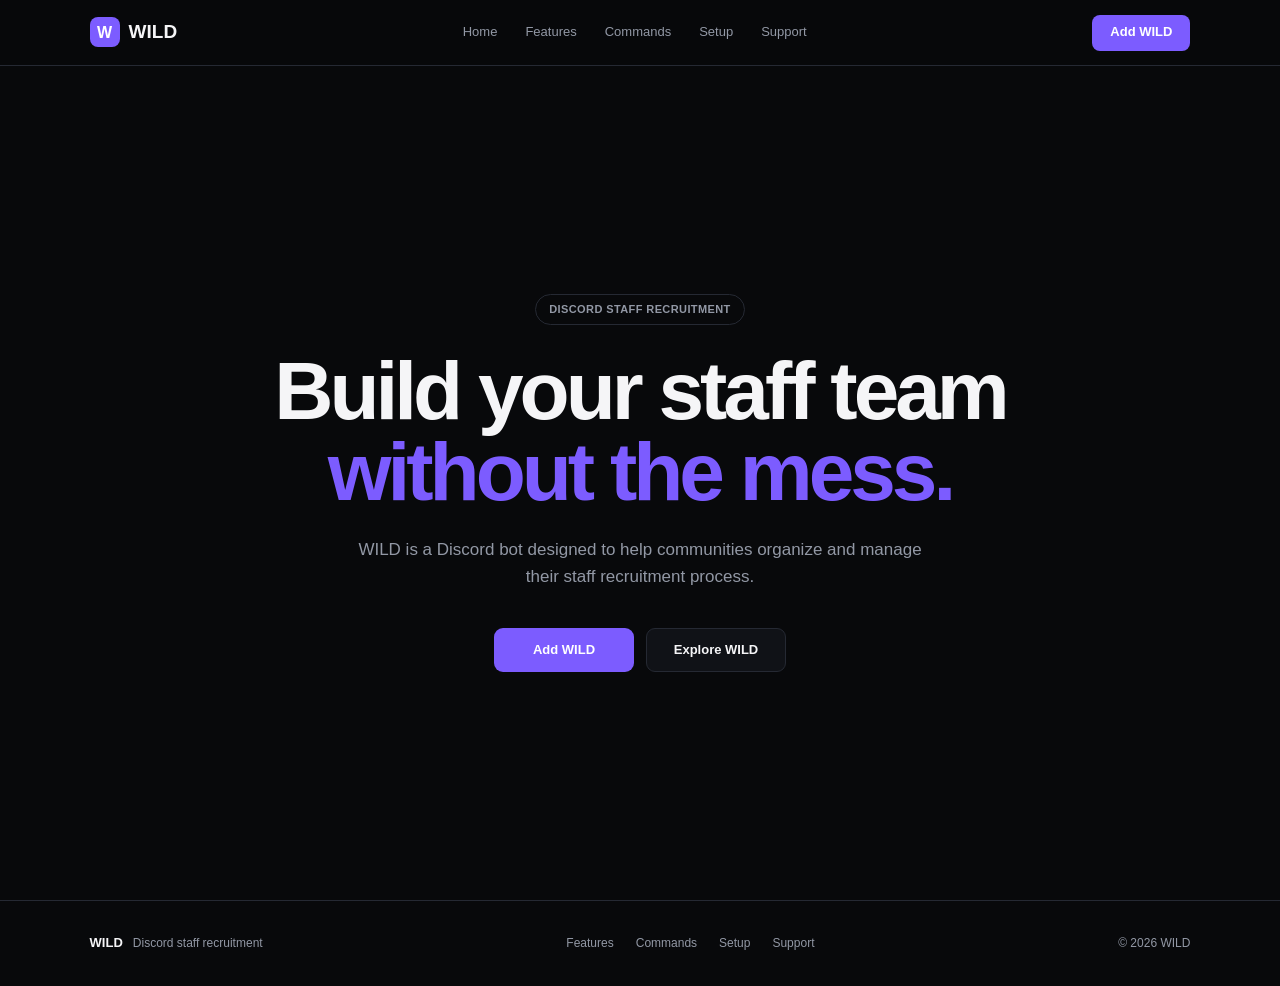
<file: index.html>
<!DOCTYPE html>
<html lang="en">
<head>
    <meta charset="UTF-8">
    <meta name="viewport" content="width=device-width, initial-scale=1.0">

    <title>WILD — Discord Staff Recruitment</title>
    <meta name="description" content="WILD is a Discord bot built for staff recruitment and community management.">

    <link rel="stylesheet" href="style.css">
</head>

<body>

<header class="navbar">

    <a href="index.html" class="logo">
        <span class="logo-mark">W</span>
        <span>WILD</span>
    </a>

    <nav>
        <a href="index.html">Home</a>
        <a href="features.html">Features</a>
        <a href="commands.html">Commands</a>
        <a href="setup.html">Setup</a>
        <a href="support.html">Support</a>
    </nav>

    <a href="#" class="nav-button" data-invite>
        Add WILD
    </a>

</header>


<main>

    <section class="hero">

        <div class="hero-content">

            <div class="badge">
                Discord Staff Recruitment
            </div>

            <h1>
                Build your staff team
                <span>without the mess.</span>
            </h1>

            <p>
                WILD is a Discord bot designed to help communities
                organize and manage their staff recruitment process.
            </p>

            <div class="hero-buttons">

                <a href="#" class="button primary" data-invite>
                    Add WILD
                </a>

                <a href="features.html" class="button secondary">
                    Explore WILD
                </a>

            </div>

        </div>

    </section>

</main>


<footer>

    <div class="footer-left">
        <strong>WILD</strong>
        <span>Discord staff recruitment</span>
    </div>

    <div class="footer-links">
        <a href="features.html">Features</a>
        <a href="commands.html">Commands</a>
        <a href="setup.html">Setup</a>
        <a href="support.html">Support</a>
    </div>

    <div class="copyright">
        © 2026 WILD
    </div>

</footer>


<script src="script.js"></script>

</body>
</html>
</file>
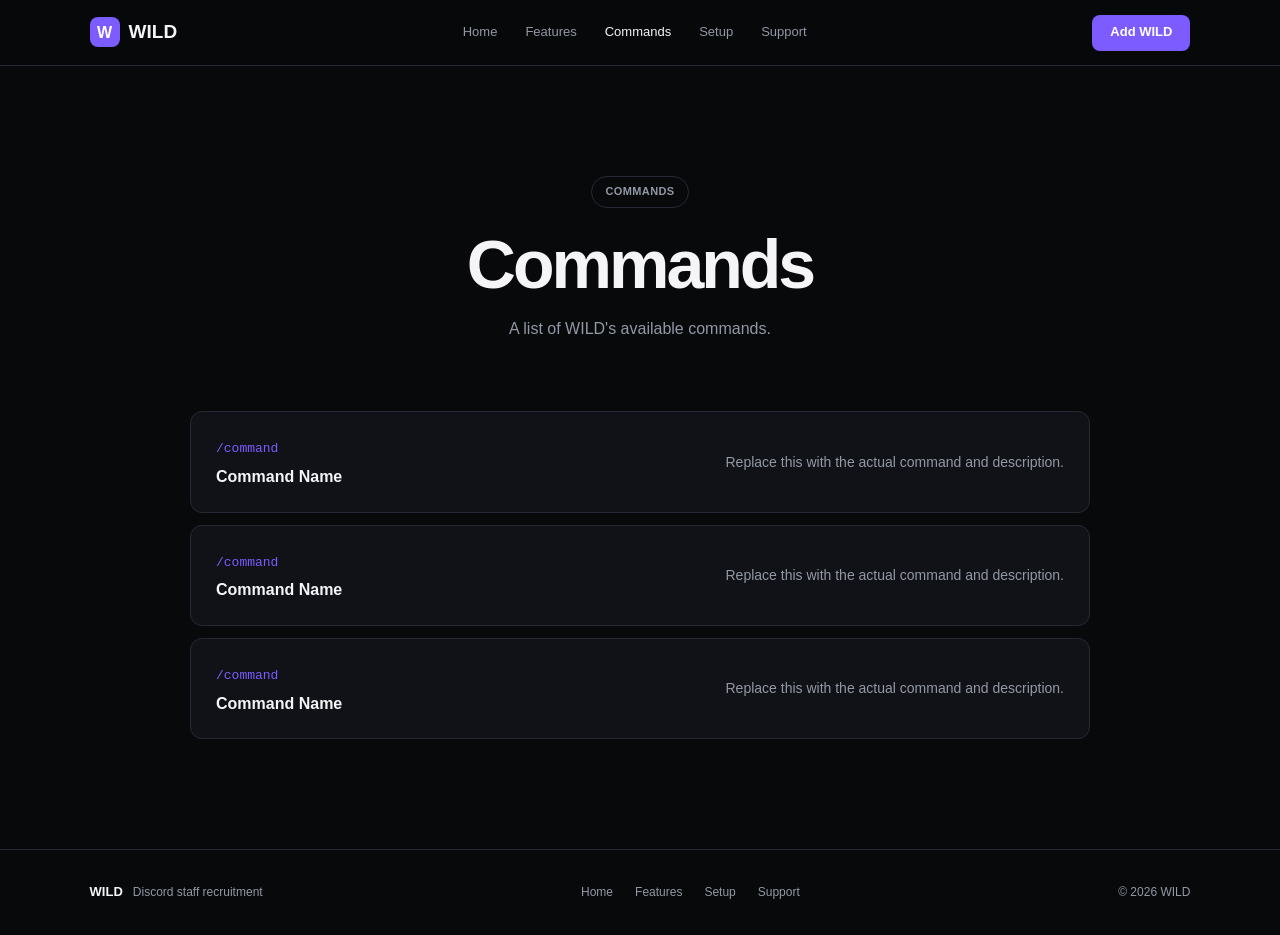
<file: commands.html>
<!DOCTYPE html>
<html lang="en">
<head>
    <meta charset="UTF-8">
    <meta name="viewport" content="width=device-width, initial-scale=1.0">

    <title>Commands — WILD</title>

    <link rel="stylesheet" href="style.css">
</head>

<body>

<header class="navbar">

    <a href="index.html" class="logo">
        <span class="logo-mark">W</span>
        <span>WILD</span>
    </a>

    <nav>
        <a href="index.html">Home</a>
        <a href="features.html">Features</a>
        <a href="commands.html" class="active">Commands</a>
        <a href="setup.html">Setup</a>
        <a href="support.html">Support</a>
    </nav>

    <a href="#" class="nav-button" data-invite>
        Add WILD
    </a>

</header>


<main>

    <section class="page-header">

        <div class="badge">
            COMMANDS
        </div>

        <h1>
            Commands
        </h1>

        <p>
            A list of WILD's available commands.
        </p>

    </section>


    <section class="content-section">

        <div class="command-list">

            <article class="command-card">

                <div>
                    <code>/command</code>
                    <h2>Command Name</h2>
                </div>

                <p>
                    Replace this with the actual command and description.
                </p>

            </article>


            <article class="command-card">

                <div>
                    <code>/command</code>
                    <h2>Command Name</h2>
                </div>

                <p>
                    Replace this with the actual command and description.
                </p>

            </article>


            <article class="command-card">

                <div>
                    <code>/command</code>
                    <h2>Command Name</h2>
                </div>

                <p>
                    Replace this with the actual command and description.
                </p>

            </article>

        </div>

    </section>

</main>


<footer>

    <div class="footer-left">
        <strong>WILD</strong>
        <span>Discord staff recruitment</span>
    </div>

    <div class="footer-links">
        <a href="index.html">Home</a>
        <a href="features.html">Features</a>
        <a href="setup.html">Setup</a>
        <a href="support.html">Support</a>
    </div>

    <div class="copyright">
        © 2026 WILD
    </div>

</footer>


<script src="script.js"></script>

</body>
</html>
</file>
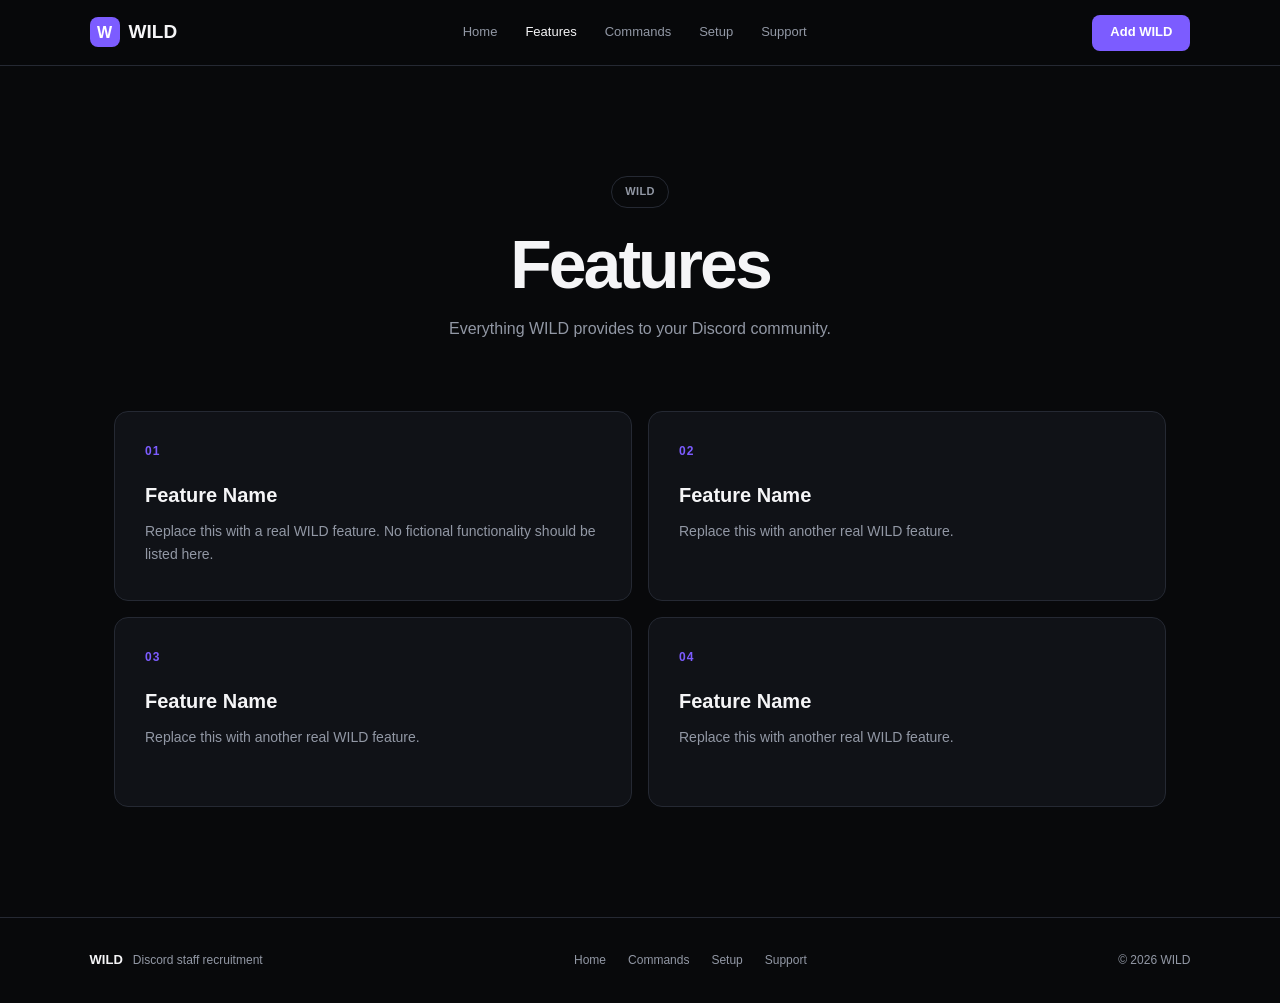
<file: features.html>
<!DOCTYPE html>
<html lang="en">
<head>
    <meta charset="UTF-8">
    <meta name="viewport" content="width=device-width, initial-scale=1.0">

    <title>Features — WILD</title>

    <link rel="stylesheet" href="style.css">
</head>

<body>

<header class="navbar">

    <a href="index.html" class="logo">
        <span class="logo-mark">W</span>
        <span>WILD</span>
    </a>

    <nav>
        <a href="index.html">Home</a>
        <a href="features.html" class="active">Features</a>
        <a href="commands.html">Commands</a>
        <a href="setup.html">Setup</a>
        <a href="support.html">Support</a>
    </nav>

    <a href="#" class="nav-button" data-invite>
        Add WILD
    </a>

</header>


<main>

    <section class="page-header">

        <div class="badge">
            WILD
        </div>

        <h1>
            Features
        </h1>

        <p>
            Everything WILD provides to your Discord community.
        </p>

    </section>


    <section class="content-section">

        <div class="feature-grid">

            <article class="feature-card">
                <div class="feature-icon">01</div>

                <h2>
                    Feature Name
                </h2>

                <p>
                    Replace this with a real WILD feature.
                    No fictional functionality should be listed here.
                </p>
            </article>


            <article class="feature-card">
                <div class="feature-icon">02</div>

                <h2>
                    Feature Name
                </h2>

                <p>
                    Replace this with another real WILD feature.
                </p>
            </article>


            <article class="feature-card">
                <div class="feature-icon">03</div>

                <h2>
                    Feature Name
                </h2>

                <p>
                    Replace this with another real WILD feature.
                </p>
            </article>


            <article class="feature-card">
                <div class="feature-icon">04</div>

                <h2>
                    Feature Name
                </h2>

                <p>
                    Replace this with another real WILD feature.
                </p>
            </article>

        </div>

    </section>

</main>


<footer>

    <div class="footer-left">
        <strong>WILD</strong>
        <span>Discord staff recruitment</span>
    </div>

    <div class="footer-links">
        <a href="index.html">Home</a>
        <a href="commands.html">Commands</a>
        <a href="setup.html">Setup</a>
        <a href="support.html">Support</a>
    </div>

    <div class="copyright">
        © 2026 WILD
    </div>

</footer>


<script src="script.js"></script>

</body>
</html>
</file>
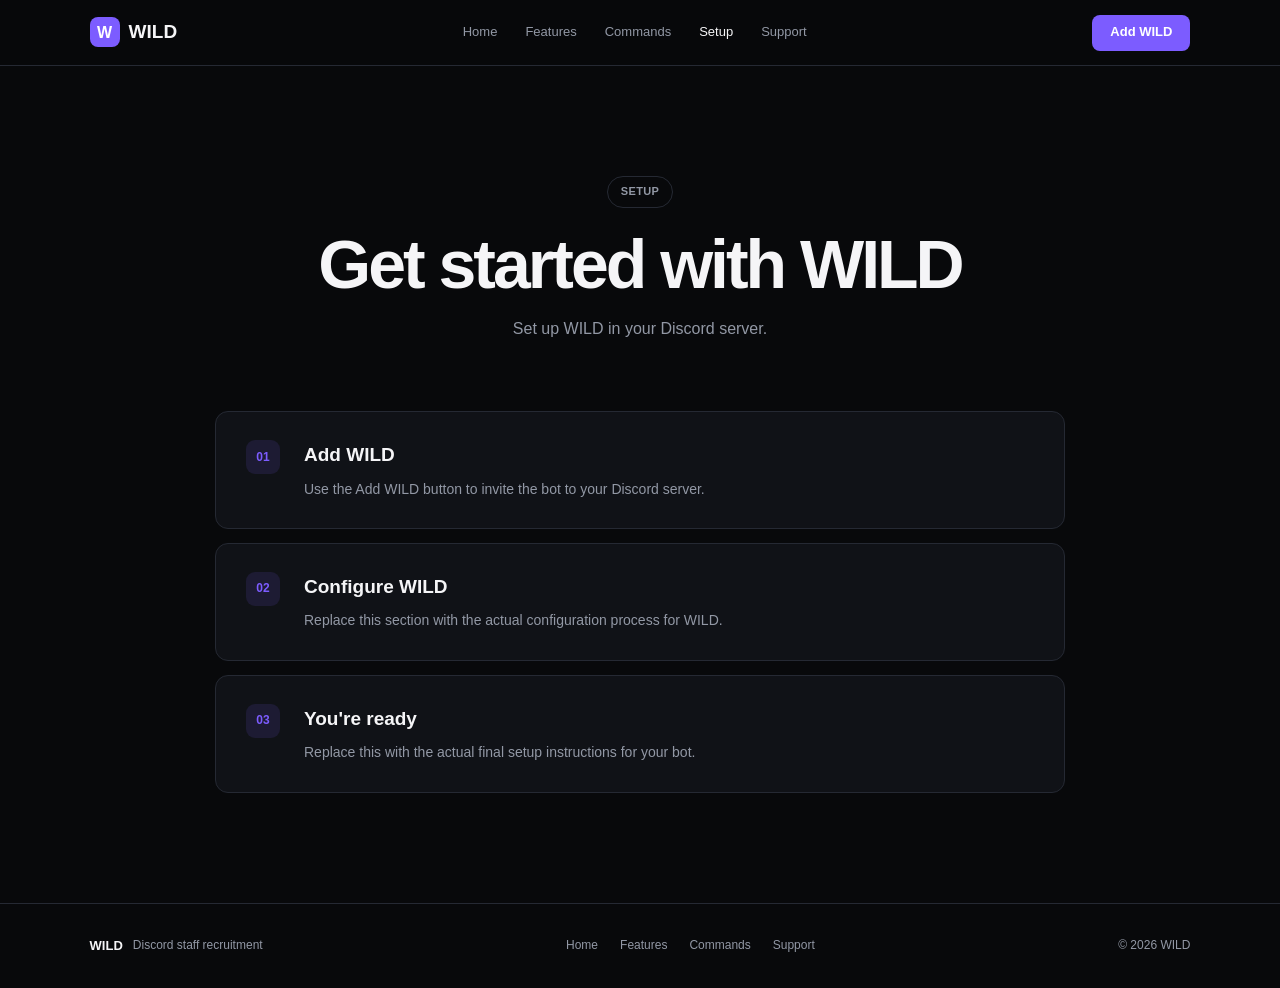
<file: setup.html>
<!DOCTYPE html>
<html lang="en">
<head>
    <meta charset="UTF-8">
    <meta name="viewport" content="width=device-width, initial-scale=1.0">

    <title>Setup — WILD</title>

    <link rel="stylesheet" href="style.css">
</head>

<body>

<header class="navbar">

    <a href="index.html" class="logo">
        <span class="logo-mark">W</span>
        <span>WILD</span>
    </a>

    <nav>
        <a href="index.html">Home</a>
        <a href="features.html">Features</a>
        <a href="commands.html">Commands</a>
        <a href="setup.html" class="active">Setup</a>
        <a href="support.html">Support</a>
    </nav>

    <a href="#" class="nav-button" data-invite>
        Add WILD
    </a>

</header>


<main>

    <section class="page-header">

        <div class="badge">
            SETUP
        </div>

        <h1>
            Get started with WILD
        </h1>

        <p>
            Set up WILD in your Discord server.
        </p>

    </section>


    <section class="content-section">

        <div class="steps">

            <article class="step-card">

                <span class="step-number">01</span>

                <div>
                    <h2>Add WILD</h2>

                    <p>
                        Use the Add WILD button to invite the bot
                        to your Discord server.
                    </p>
                </div>

            </article>


            <article class="step-card">

                <span class="step-number">02</span>

                <div>
                    <h2>Configure WILD</h2>

                    <p>
                        Replace this section with the actual
                        configuration process for WILD.
                    </p>
                </div>

            </article>


            <article class="step-card">

                <span class="step-number">03</span>

                <div>
                    <h2>You're ready</h2>

                    <p>
                        Replace this with the actual final setup
                        instructions for your bot.
                    </p>
                </div>

            </article>

        </div>

    </section>

</main>


<footer>

    <div class="footer-left">
        <strong>WILD</strong>
        <span>Discord staff recruitment</span>
    </div>

    <div class="footer-links">
        <a href="index.html">Home</a>
        <a href="features.html">Features</a>
        <a href="commands.html">Commands</a>
        <a href="support.html">Support</a>
    </div>

    <div class="copyright">
        © 2026 WILD
    </div>

</footer>


<script src="script.js"></script>

</body>
</html>
</file>
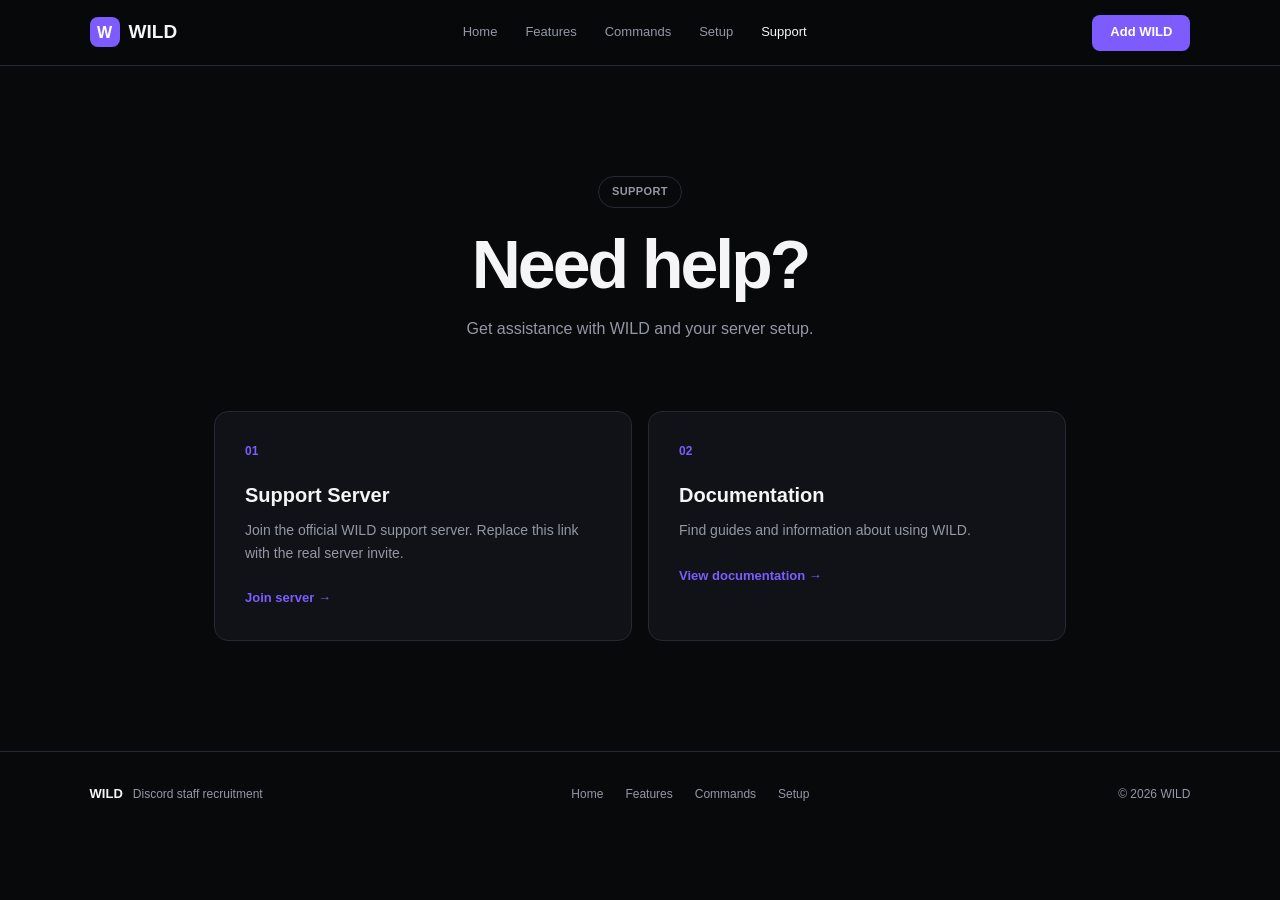
<file: support.html>
<!DOCTYPE html>
<html lang="en">
<head>
    <meta charset="UTF-8">
    <meta name="viewport" content="width=device-width, initial-scale=1.0">

    <title>Support — WILD</title>

    <link rel="stylesheet" href="style.css">
</head>

<body>

<header class="navbar">

    <a href="index.html" class="logo">
        <span class="logo-mark">W</span>
        <span>WILD</span>
    </a>

    <nav>
        <a href="index.html">Home</a>
        <a href="features.html">Features</a>
        <a href="commands.html">Commands</a>
        <a href="setup.html">Setup</a>
        <a href="support.html" class="active">Support</a>
    </nav>

    <a href="#" class="nav-button" data-invite>
        Add WILD
    </a>

</header>


<main>

    <section class="page-header">

        <div class="badge">
            SUPPORT
        </div>

        <h1>
            Need help?
        </h1>

        <p>
            Get assistance with WILD and your server setup.
        </p>

    </section>


    <section class="content-section support-grid">

        <a href="#" class="support-card">

            <span class="support-icon">01</span>

            <h2>Support Server</h2>

            <p>
                Join the official WILD support server.
                Replace this link with the real server invite.
            </p>

            <span class="support-link">
                Join server →
            </span>

        </a>


        <a href="#" class="support-card">

            <span class="support-icon">02</span>

            <h2>Documentation</h2>

            <p>
                Find guides and information about using WILD.
            </p>

            <span class="support-link">
                View documentation →
            </span>

        </a>

    </section>

</main>


<footer>

    <div class="footer-left">
        <strong>WILD</strong>
        <span>Discord staff recruitment</span>
    </div>

    <div class="footer-links">
        <a href="index.html">Home</a>
        <a href="features.html">Features</a>
        <a href="commands.html">Commands</a>
        <a href="setup.html">Setup</a>
    </div>

    <div class="copyright">
        © 2026 WILD
    </div>

</footer>


<script src="script.js"></script>

</body>
</html>
</file>
<file: style.css>
* {
    margin: 0;
    padding: 0;
    box-sizing: border-box;
}

:root {
    --bg: #08090b;
    --surface: #101217;
    --surface-2: #151820;
    --border: #252933;

    --text: #f5f5f7;
    --muted: #9298a5;

    --purple: #7c5cff;
    --purple-hover: #9277ff;
}

html,
body {
    min-height: 100%;
}

body {
    background: var(--bg);
    color: var(--text);

    font-family:
        Inter,
        -apple-system,
        BlinkMacSystemFont,
        "Segoe UI",
        Roboto,
        Arial,
        sans-serif;

    line-height: 1.6;
}

a {
    color: inherit;
    text-decoration: none;
}


/* =========================
   NAVBAR
========================= */

.navbar {
    width: 100%;
    height: 66px;

    padding: 0 7%;

    display: flex;
    align-items: center;
    justify-content: space-between;

    border-bottom: 1px solid var(--border);

    background: rgba(8, 9, 11, 0.96);
}

.logo {
    display: flex;
    align-items: center;
    gap: 9px;

    font-size: 19px;
    font-weight: 750;
}

.logo-mark {
    width: 30px;
    height: 30px;

    display: flex;
    align-items: center;
    justify-content: center;

    border-radius: 8px;

    background: var(--purple);

    color: white;

    font-size: 16px;
    font-weight: 800;
}

nav {
    display: flex;
    align-items: center;
    gap: 28px;
}

nav a {
    color: var(--muted);

    font-size: 13px;
    font-weight: 500;

    transition: color 0.2s ease;
}

nav a:hover,
nav a.active {
    color: var(--text);
}

.nav-button {
    height: 36px;

    padding: 0 18px;

    display: flex;
    align-items: center;
    justify-content: center;

    border-radius: 8px;

    background: var(--purple);

    color: white;

    font-size: 13px;
    font-weight: 700;

    transition:
        background 0.2s ease,
        transform 0.2s ease;
}

.nav-button:hover {
    background: var(--purple-hover);
    transform: translateY(-1px);
}


/* =========================
   HOME HERO
========================= */

.hero {
    min-height: calc(100vh - 66px);

    display: flex;
    align-items: center;
    justify-content: center;

    padding: 80px 24px;

    text-align: center;
}

.hero-content {
    width: 100%;
    max-width: 850px;
}

.badge {
    display: inline-flex;
    align-items: center;

    margin-bottom: 26px;
    padding: 6px 13px;

    border: 1px solid var(--border);
    border-radius: 999px;

    color: var(--muted);

    font-size: 11px;
    font-weight: 600;

    letter-spacing: 0.4px;
    text-transform: uppercase;
}

.hero h1 {
    margin: 0 auto 24px;

    max-width: 850px;

    font-size: clamp(48px, 7vw, 82px);

    line-height: 0.98;

    letter-spacing: -4px;

    font-weight: 800;
}

.hero h1 span {
    display: block;

    color: var(--purple);
}

.hero p {
    max-width: 600px;

    margin: 0 auto 38px;

    color: var(--muted);

    font-size: 17px;
}

.hero-buttons {
    display: flex;

    justify-content: center;
    align-items: center;

    gap: 12px;
}

.button {
    min-width: 140px;
    height: 44px;

    padding: 0 22px;

    display: inline-flex;
    align-items: center;
    justify-content: center;

    border-radius: 9px;

    font-size: 13px;
    font-weight: 700;

    transition:
        background 0.2s ease,
        border-color 0.2s ease,
        transform 0.2s ease;
}

.button.primary {
    background: var(--purple);
    color: white;
}

.button.primary:hover {
    background: var(--purple-hover);
    transform: translateY(-2px);
}

.button.secondary {
    border: 1px solid var(--border);

    background: var(--surface);

    color: var(--text);
}

.button.secondary:hover {
    background: var(--surface-2);
    transform: translateY(-2px);
}


/* =========================
   OTHER PAGE HEADERS
========================= */

.page-header {
    width: 100%;
    max-width: 900px;

    margin: 0 auto;

    padding: 110px 24px 60px;

    text-align: center;
}

.page-header .badge {
    margin-bottom: 22px;
}

.page-header h1 {
    margin-bottom: 18px;

    font-size: clamp(42px, 6vw, 68px);

    line-height: 1;

    letter-spacing: -3px;

    font-weight: 800;
}

.page-header p {
    max-width: 600px;

    margin: 0 auto;

    color: var(--muted);

    font-size: 16px;
}


/* =========================
   CONTENT
========================= */

.content-section {
    width: 100%;
    max-width: 1100px;

    margin: 0 auto;

    padding: 10px 24px 110px;
}


/* =========================
   FEATURES
========================= */

.feature-grid {
    display: grid;

    grid-template-columns: repeat(2, 1fr);

    gap: 16px;
}

.feature-card {
    min-height: 190px;

    padding: 30px;

    border: 1px solid var(--border);
    border-radius: 14px;

    background: var(--surface);

    transition:
        background 0.2s ease,
        transform 0.2s ease,
        border-color 0.2s ease;
}

.feature-card:hover {
    background: var(--surface-2);

    border-color: #303541;

    transform: translateY(-3px);
}

.feature-icon {
    margin-bottom: 18px;

    color: var(--purple);

    font-size: 12px;
    font-weight: 800;

    letter-spacing: 1px;
}

.feature-card h2 {
    margin-bottom: 9px;

    font-size: 20px;
}

.feature-card p {
    color: var(--muted);

    font-size: 14px;
}


/* =========================
   COMMANDS
========================= */

.command-list {
    width: 100%;
    max-width: 900px;

    margin: 0 auto;

    display: flex;
    flex-direction: column;

    gap: 12px;
}

.command-card {
    min-height: 82px;

    padding: 22px 25px;

    display: flex;

    align-items: center;
    justify-content: space-between;

    gap: 30px;

    border: 1px solid var(--border);
    border-radius: 12px;

    background: var(--surface);

    transition:
        background 0.2s ease,
        border-color 0.2s ease;
}

.command-card:hover {
    background: var(--surface-2);

    border-color: #303541;
}

.command-card h2 {
    margin-top: 4px;

    font-size: 16px;
}

.command-card p {
    max-width: 500px;

    color: var(--muted);

    font-size: 14px;

    text-align: right;
}

code {
    color: var(--purple);

    font-family:
        "SFMono-Regular",
        Consolas,
        "Liberation Mono",
        monospace;

    font-size: 13px;
}


/* =========================
   SETUP
========================= */

.steps {
    width: 100%;
    max-width: 850px;

    margin: 0 auto;

    display: flex;
    flex-direction: column;

    gap: 14px;
}

.step-card {
    width: 100%;

    padding: 28px 30px;

    display: flex;

    align-items: flex-start;

    gap: 24px;

    border: 1px solid var(--border);
    border-radius: 13px;

    background: var(--surface);

    transition:
        background 0.2s ease,
        transform 0.2s ease;
}

.step-card:hover {
    background: var(--surface-2);

    transform: translateY(-2px);
}

.step-number {
    flex-shrink: 0;

    width: 34px;
    height: 34px;

    display: flex;
    align-items: center;
    justify-content: center;

    border-radius: 9px;

    background: rgba(124, 92, 255, 0.12);

    color: var(--purple);

    font-size: 12px;
    font-weight: 800;
}

.step-card h2 {
    margin-bottom: 7px;

    font-size: 19px;
}

.step-card p {
    color: var(--muted);

    font-size: 14px;
}


/* =========================
   SUPPORT
========================= */

.support-grid {
    display: grid;

    grid-template-columns: repeat(2, 1fr);

    gap: 16px;

    max-width: 900px;
}

.support-card {
    padding: 30px;

    border: 1px solid var(--border);
    border-radius: 14px;

    background: var(--surface);

    transition:
        background 0.2s ease,
        transform 0.2s ease;
}

.support-card:hover {
    background: var(--surface-2);

    transform: translateY(-3px);
}

.support-icon {
    display: block;

    margin-bottom: 18px;

    color: var(--purple);

    font-size: 12px;
    font-weight: 800;
}

.support-card h2 {
    margin-bottom: 8px;

    font-size: 20px;
}

.support-card p {
    margin-bottom: 20px;

    color: var(--muted);

    font-size: 14px;
}

.support-link {
    color: var(--purple);

    font-size: 13px;
    font-weight: 700;
}


/* =========================
   FOOTER
========================= */

footer {
    width: 100%;

    padding: 32px 7%;

    display: flex;

    align-items: center;
    justify-content: space-between;

    gap: 25px;

    border-top: 1px solid var(--border);

    color: var(--muted);

    font-size: 12px;
}

.footer-left {
    display: flex;
    align-items: center;

    gap: 10px;
}

.footer-left strong {
    color: var(--text);

    font-size: 13px;
}

.footer-links {
    display: flex;

    align-items: center;

    gap: 22px;
}

.footer-links a:hover {
    color: var(--text);
}

.copyright {
    white-space: nowrap;
}


/* =========================
   MOBILE
========================= */

@media (max-width: 800px) {

    .navbar {
        padding: 0 20px;
    }

    nav {
        display: none;
    }

    .hero {
        min-height: calc(100vh - 66px);

        padding: 70px 20px;
    }

    .hero h1 {
        font-size: clamp(42px, 12vw, 65px);

        letter-spacing: -2.5px;
    }

    .hero p {
        font-size: 15px;
    }

    .hero-buttons {
        flex-direction: column;
    }

    .button {
        width: 100%;
        max-width: 260px;
    }

    .page-header {
        padding: 80px 20px 45px;
    }

    .page-header h1 {
        letter-spacing: -2px;
    }

    .feature-grid,
    .support-grid {
        grid-template-columns: 1fr;
    }

    .command-card {
        align-items: flex-start;

        flex-direction: column;

        gap: 8px;
    }

    .command-card p {
        text-align: left;
    }

    .step-card {
        padding: 24px;
    }

    footer {
        flex-direction: column;

        text-align: center;
    }

    .footer-left {
        flex-direction: column;

        gap: 3px;
    }

    .footer-links {
        flex-wrap: wrap;

        justify-content: center;
    }

    .copyright {
        white-space: normal;
    }
}
</file>
